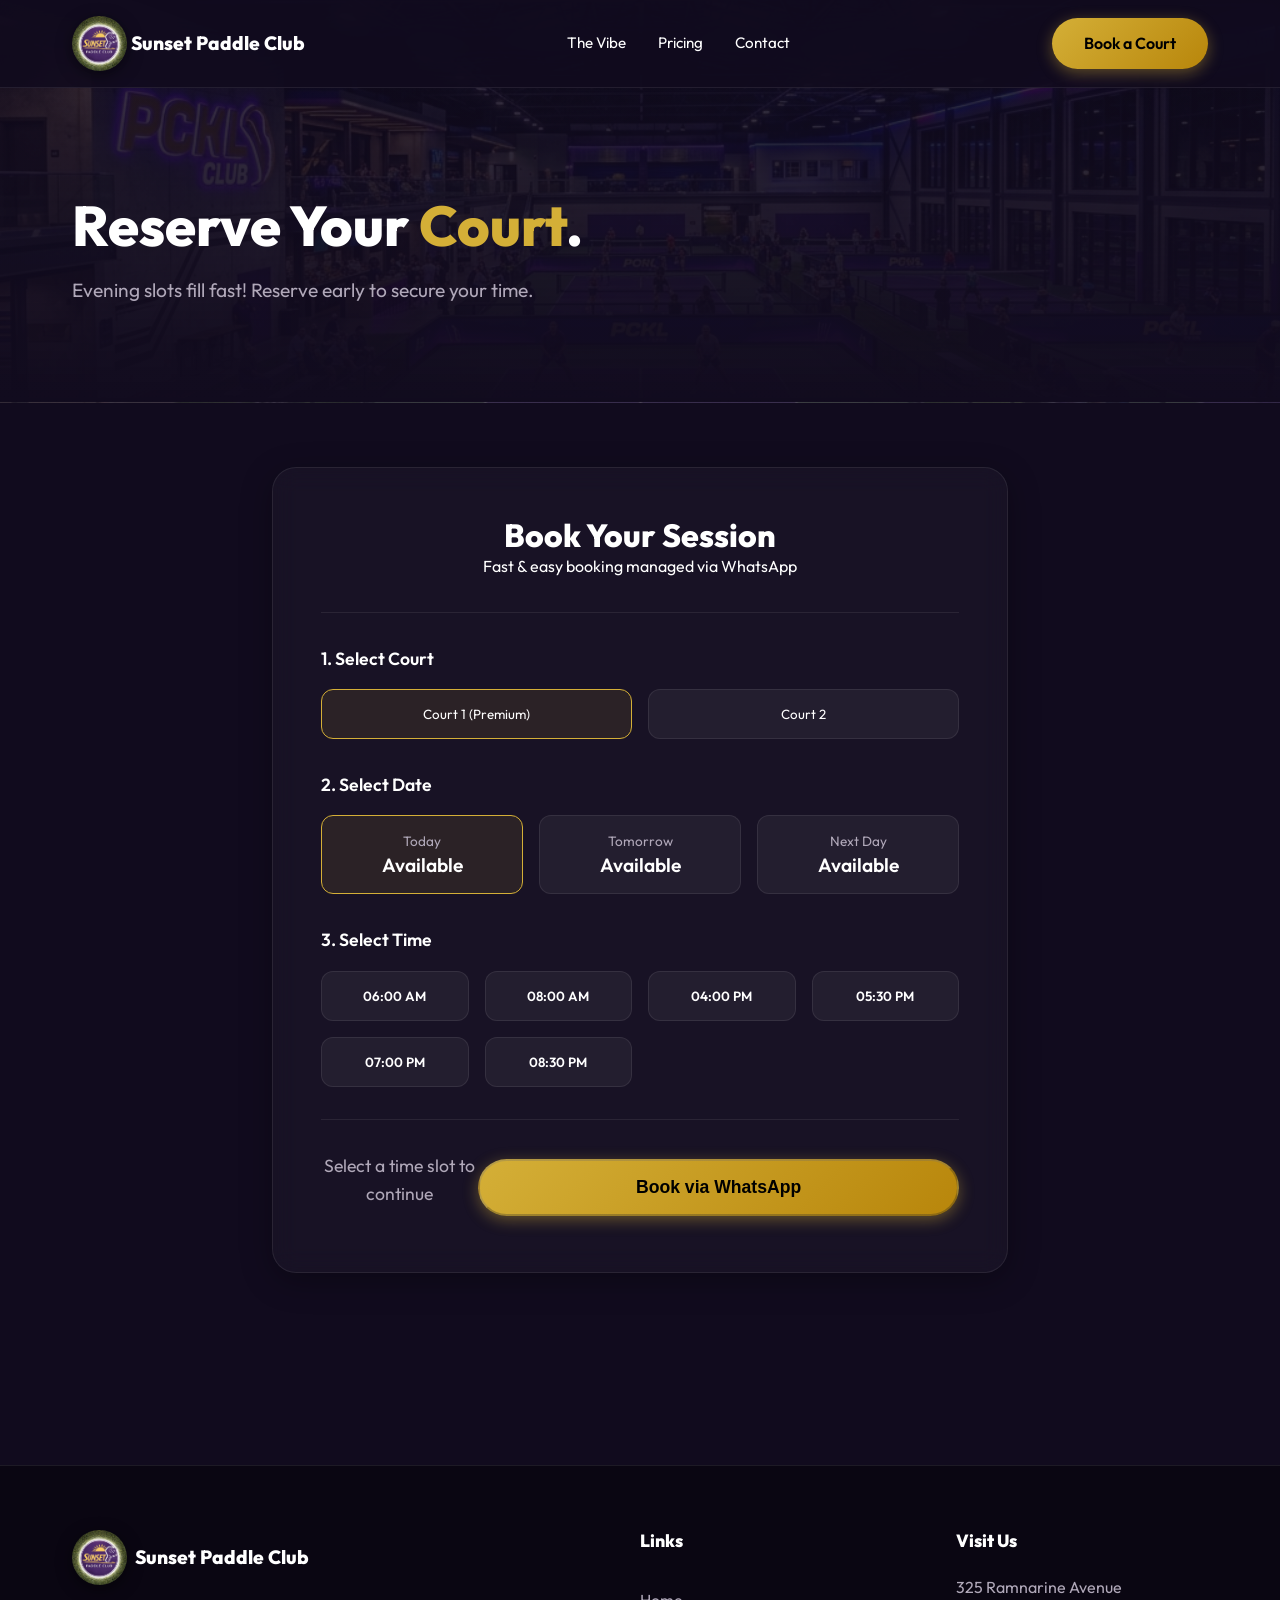
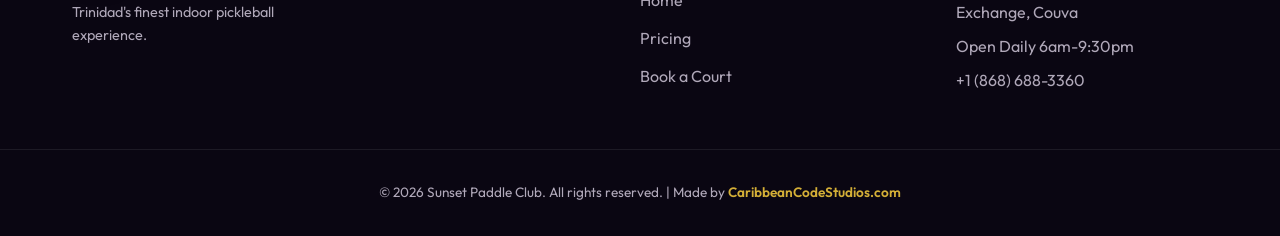
<file: book.html>
<!DOCTYPE html>
<html lang="en">
<head>
    <meta charset="UTF-8">
    <meta name="viewport" content="width=device-width, initial-scale=1.0">
    <title>Book a Court | Sunset Paddle Club</title>
    <link rel="preconnect" href="https://fonts.googleapis.com">
    <link rel="preconnect" href="https://fonts.gstatic.com" crossorigin>
    <link href="https://fonts.googleapis.com/css2?family=Outfit:wght@300;400;600;800&display=swap" rel="stylesheet">
    <link rel="stylesheet" href="styles.css">
</head>
<body>
    <nav id="navbar" class="glass-nav scrolled">
        <div class="nav-container">
            <div class="logo">
                <a href="index.html" style="text-decoration:none; display:flex; gap:4px; align-items: center;">
                    <div class="logo-img"></div>
                    <span class="logo-text">Sunset Paddle Club</span>
                </a>
            </div>
            <div class="nav-links">
                <a href="index.html">The Vibe</a>
                <a href="pricing.html">Pricing</a>
                <a href="contact.html">Contact</a>
            </div>
            <a href="book.html" class="btn btn-primary" style="color: #000;">Book a Court</a>
        </div>
    </nav>

    <div class="page-header">
        <div class="container text-center fade-up">
            <h1 class="page-title">Reserve Your <span class="text-gold">Court</span>.</h1>
            <p class="page-subtitle">Evening slots fill fast! Reserve early to secure your time.</p>
        </div>
    </div>

    <section class="section pt-0">
        <div class="container booking-container fade-up delay-1">
            <div class="glass-card booking-card">
                <div class="booking-header text-center" style="margin-bottom: 2rem;">
                    <h3>Book Your Session</h3>
                    <p class="text-muted">Fast & easy booking managed via WhatsApp</p>
                </div>
                
                <div class="booking-section">
                    <h4 class="booking-step">1. Select Court</h4>
                    <div class="options-grid">
                        <button class="option-btn active">Court 1 (Premium)</button>
                        <button class="option-btn">Court 2</button>
                    </div>
                </div>

                <div class="booking-section mt-4">
                    <h4 class="booking-step">2. Select Date</h4>
                    <div class="options-grid dates-grid">
                        <button class="option-btn active"><span>Today</span><strong>Available</strong></button>
                        <button class="option-btn"><span>Tomorrow</span><strong>Available</strong></button>
                        <button class="option-btn"><span>Next Day</span><strong>Available</strong></button>
                    </div>
                </div>

                <div class="booking-section mt-4">
                    <h4 class="booking-step">3. Select Time</h4>
                    <div class="time-slots">
                        <button class="slot-btn" data-time="06:00 AM">06:00 AM</button>
                        <button class="slot-btn" data-time="08:00 AM">08:00 AM</button>
                        <button class="slot-btn" data-time="04:00 PM">04:00 PM</button>
                        <button class="slot-btn" data-time="05:30 PM">05:30 PM</button>
                        <button class="slot-btn" data-time="07:00 PM">07:00 PM</button>
                        <button class="slot-btn" data-time="08:30 PM">08:30 PM</button>
                    </div>
                </div>

                <div class="booking-footer" style="margin-top: 2rem;">
                    <div class="selected-time-display" style="text-align: center; margin-bottom: 1rem;">
                        Select a time slot to continue
                    </div>
                    <button id="whatsapp-book-btn" class="btn btn-primary btn-large" style="width: 100%;" disabled>
                        Book via WhatsApp
                    </button>
                </div>
            </div>
        </div>
    </section>

    <footer class="footer mt-large">
        <div class="container footer-grid">
            <div class="footer-brand">
                <div class="logo">
                    <div class="logo-img"></div>
                    <span class="logo-text">Sunset Paddle Club</span>
                </div>
                <p class="footer-desc">Trinidad's finest indoor pickleball experience.</p>
            </div>
            <div class="footer-links">
                <h3>Links</h3>
                <a href="index.html">Home</a>
                <a href="pricing.html">Pricing</a>
                <a href="book.html">Book a Court</a>
            </div>
            <div class="footer-contact">
                <h3>Visit Us</h3>
                <p>325 Ramnarine Avenue<br>Exchange, Couva</p>
                <p>Open Daily 6am-9:30pm</p>
                <p>+1 (868) 688-3360</p>
            </div>
        </div>
        <div class="footer-bottom">
            <p>&copy; 2026 Sunset Paddle Club. All rights reserved. | Made by <a href="https://CaribbeanCodeStudios.com" target="_blank" style="color: var(--gold); text-decoration: none; font-weight: 600;">CaribbeanCodeStudios.com</a></p>
        </div>
    </footer>

    <script src="script.js"></script>
</body>
</html>
</file>
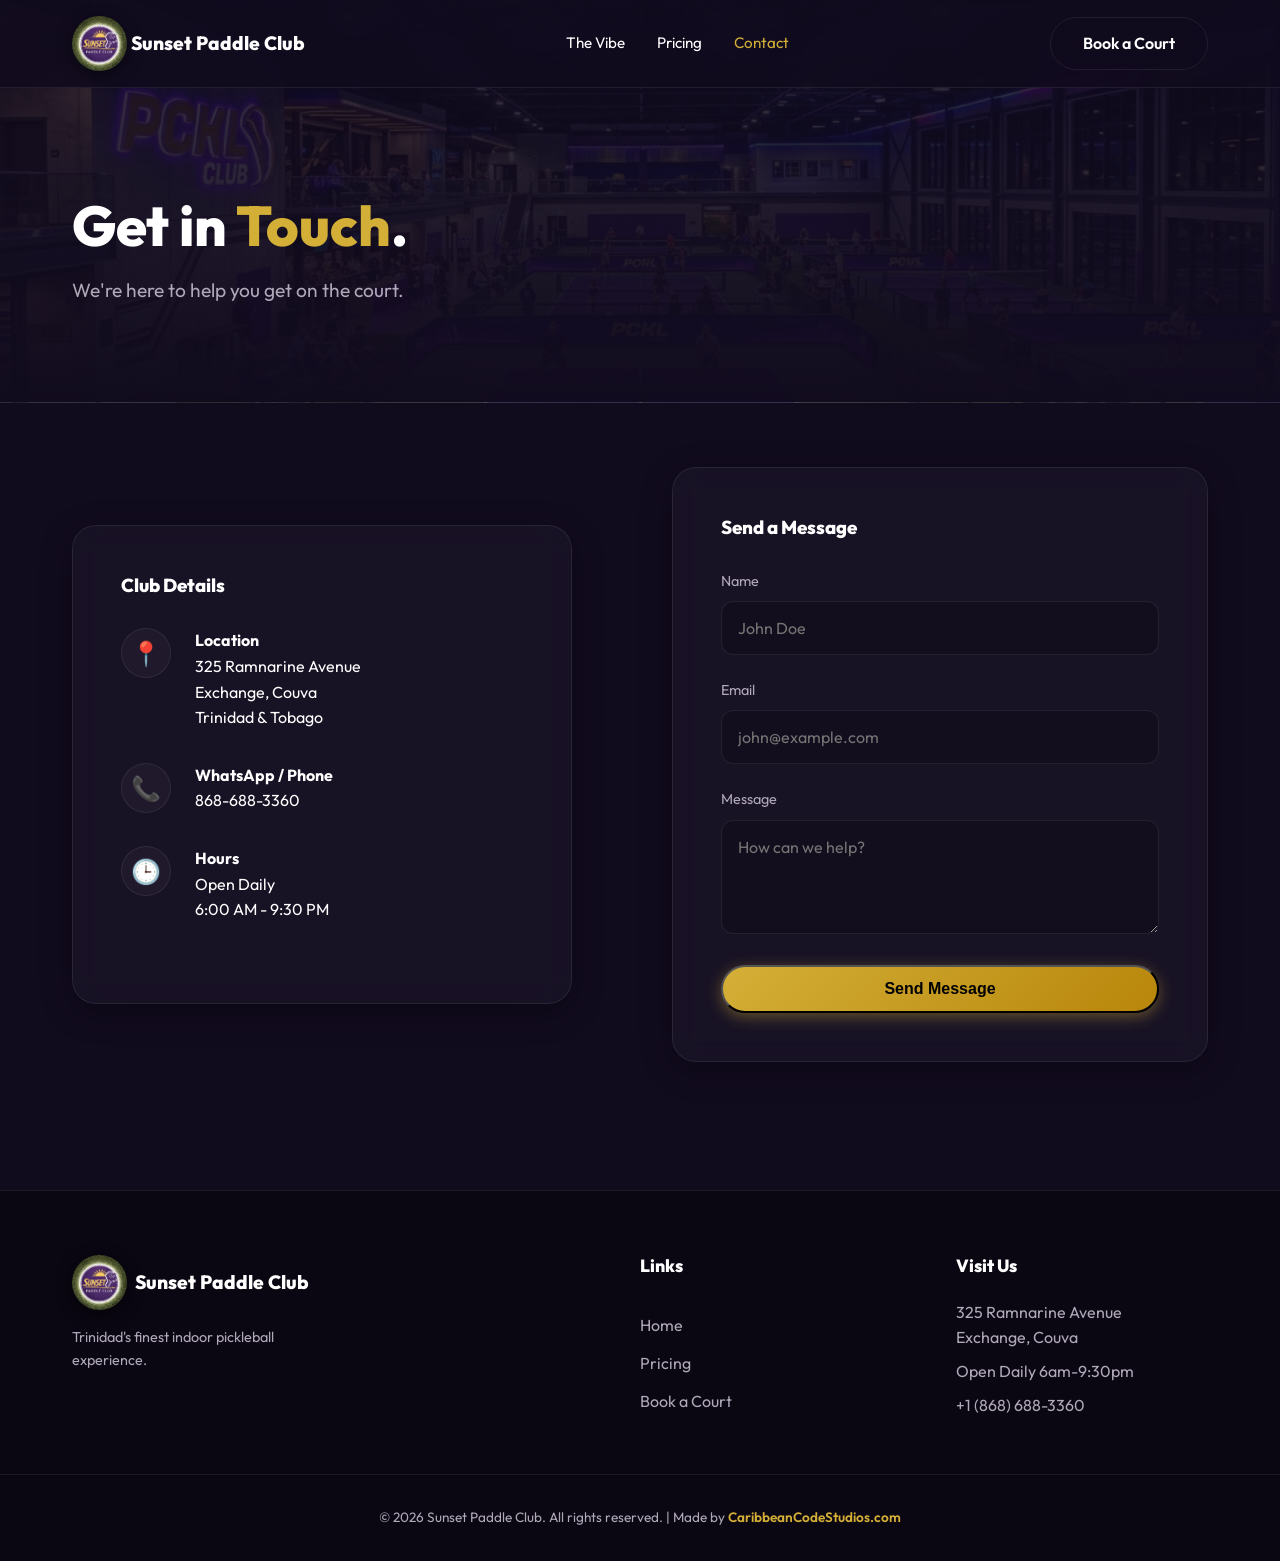
<file: contact.html>
<!DOCTYPE html>
<html lang="en">
<head>
    <meta charset="UTF-8">
    <meta name="viewport" content="width=device-width, initial-scale=1.0">
    <title>Contact Us | Sunset Paddle Club</title>
    <link rel="preconnect" href="https://fonts.googleapis.com">
    <link rel="preconnect" href="https://fonts.gstatic.com" crossorigin>
    <link href="https://fonts.googleapis.com/css2?family=Outfit:wght@300;400;600;800&display=swap" rel="stylesheet">
    <link rel="stylesheet" href="styles.css">
</head>
<body>
    <nav id="navbar" class="glass-nav scrolled">
        <div class="nav-container">
            <div class="logo">
                <a href="index.html" style="text-decoration:none; display:flex; gap:4px; align-items: center;">
                    <div class="logo-img"></div>
                    <span class="logo-text">Sunset Paddle Club</span>
                </a>
            </div>
            <div class="nav-links">
                <a href="index.html">The Vibe</a>
                <a href="pricing.html">Pricing</a>
                <a href="contact.html" style="color: var(--gold);">Contact</a>
            </div>
            <a href="book.html" class="btn btn-outline">Book a Court</a>
        </div>
    </nav>

    <div class="page-header">
        <div class="container text-center fade-up">
            <h1 class="page-title">Get in <span class="text-gold">Touch</span>.</h1>
            <p class="page-subtitle">We're here to help you get on the court.</p>
        </div>
    </div>

    <section class="section pt-0">
        <div class="container section-grid">
            <div class="content-block slide-right">
                <div class="glass-card contact-info-card">
                    <h3 class="mb-2">Club Details</h3>
                    <div class="contact-item">
                        <span class="contact-icon">📍</span>
                        <div>
                            <strong>Location</strong>
                            <p class="text-muted">325 Ramnarine Avenue<br>Exchange, Couva<br>Trinidad & Tobago</p>
                        </div>
                    </div>
                    <div class="contact-item">
                        <span class="contact-icon">📞</span>
                        <div>
                            <strong>WhatsApp / Phone</strong>
                            <p class="text-muted">868-688-3360</p>
                        </div>
                    </div>
                    <div class="contact-item">
                        <span class="contact-icon">🕒</span>
                        <div>
                            <strong>Hours</strong>
                            <p class="text-muted">Open Daily<br>6:00 AM - 9:30 PM</p>
                        </div>
                    </div>
                </div>
            </div>
            <div class="slide-left">
                <form class="glass-card contact-form" onsubmit="event.preventDefault(); alert('Message sent! (Mock)');">
                    <h3 class="mb-2">Send a Message</h3>
                    <div class="form-group">
                        <label>Name</label>
                        <input type="text" class="form-control" required placeholder="John Doe">
                    </div>
                    <div class="form-group">
                        <label>Email</label>
                        <input type="email" class="form-control" required placeholder="john@example.com">
                    </div>
                    <div class="form-group">
                        <label>Message</label>
                        <textarea class="form-control" rows="4" required placeholder="How can we help?"></textarea>
                    </div>
                    <button type="submit" class="btn btn-primary btn-full mt-1">Send Message</button>
                </form>
            </div>
        </div>
    </section>

    <footer class="footer">
        <div class="container footer-grid">
            <div class="footer-brand">
                <div class="logo">
                    <div class="logo-img"></div>
                    <span class="logo-text">Sunset Paddle Club</span>
                </div>
                <p class="footer-desc">Trinidad's finest indoor pickleball experience.</p>
            </div>
            <div class="footer-links">
                <h3>Links</h3>
                <a href="index.html">Home</a>
                <a href="pricing.html">Pricing</a>
                <a href="book.html">Book a Court</a>
            </div>
            <div class="footer-contact">
                <h3>Visit Us</h3>
                <p>325 Ramnarine Avenue<br>Exchange, Couva</p>
                <p>Open Daily 6am-9:30pm</p>
                <p>+1 (868) 688-3360</p>
            </div>
        </div>
        <div class="footer-bottom">
            <p>&copy; 2026 Sunset Paddle Club. All rights reserved. | Made by <a href="https://CaribbeanCodeStudios.com" target="_blank" style="color: var(--gold); text-decoration: none; font-weight: 600;">CaribbeanCodeStudios.com</a></p>
        </div>
    </footer>

    <script src="script.js"></script>
</body>
</html>
</file>
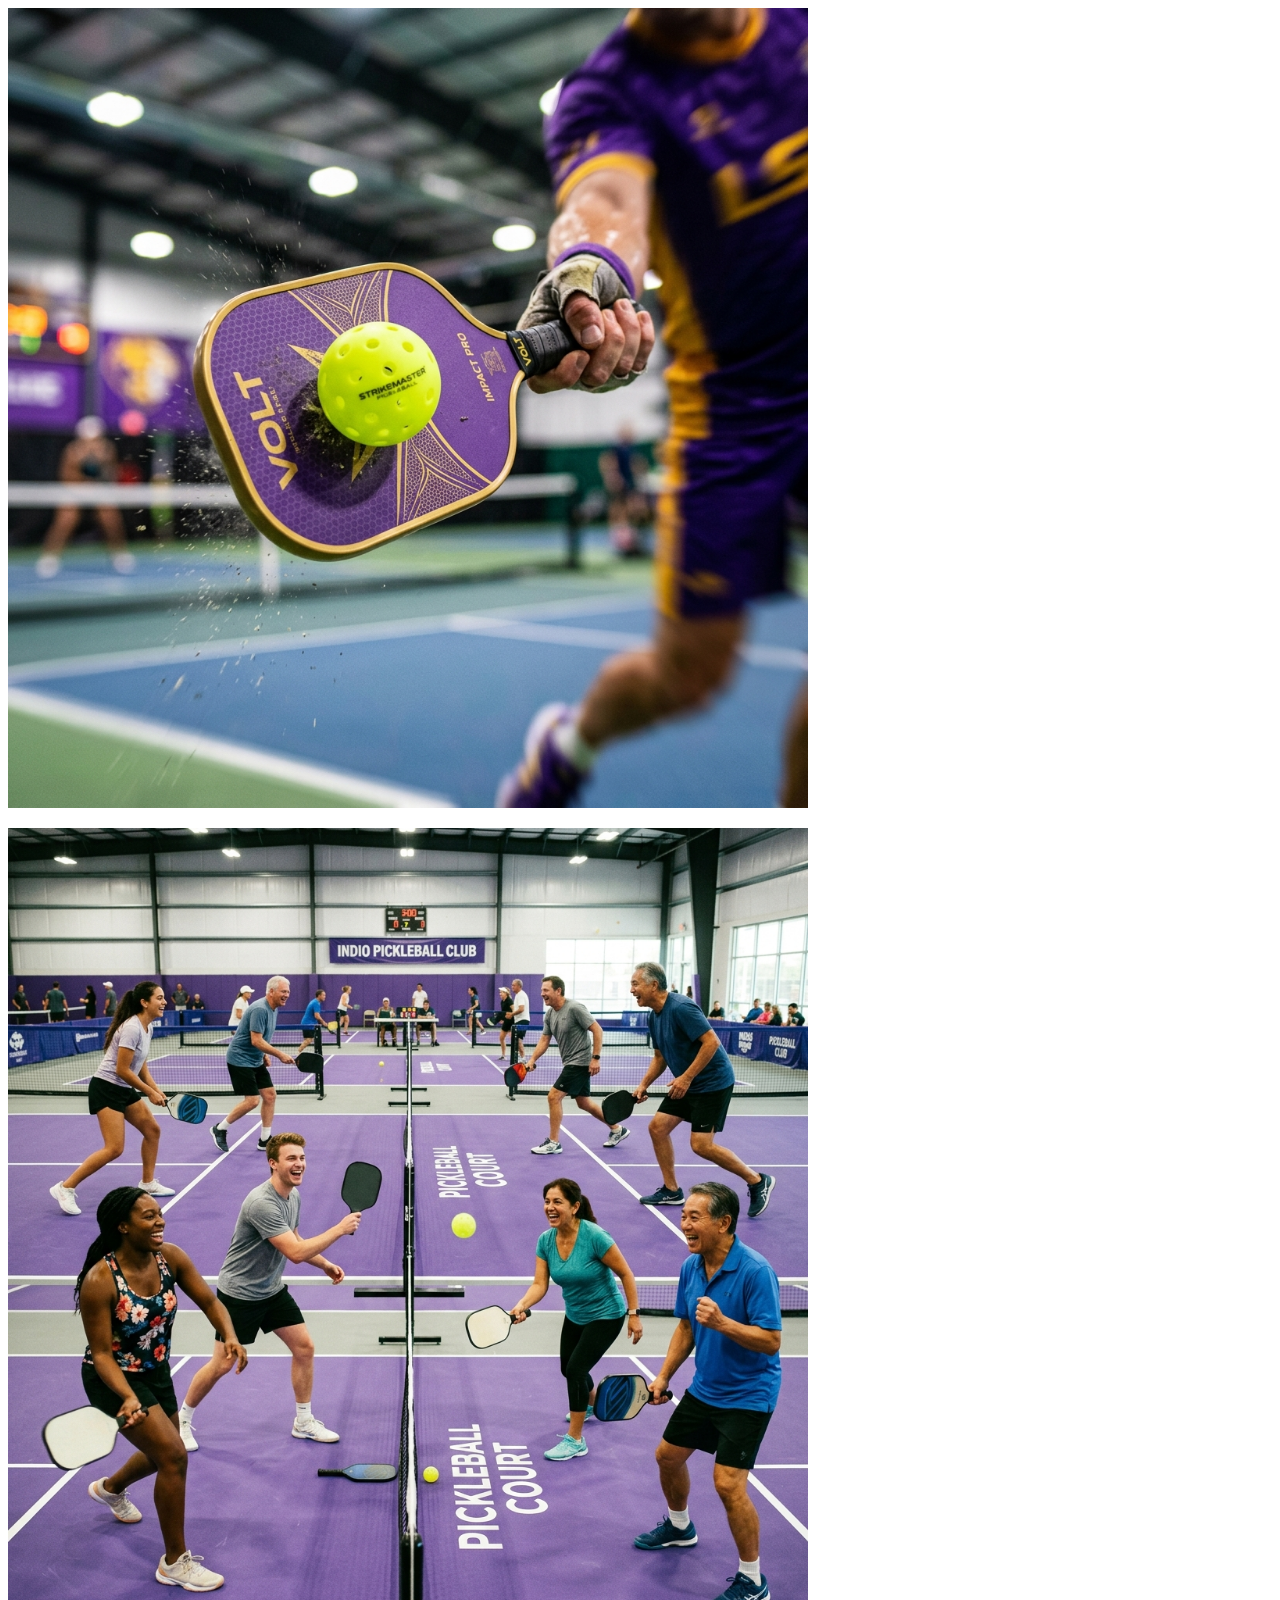
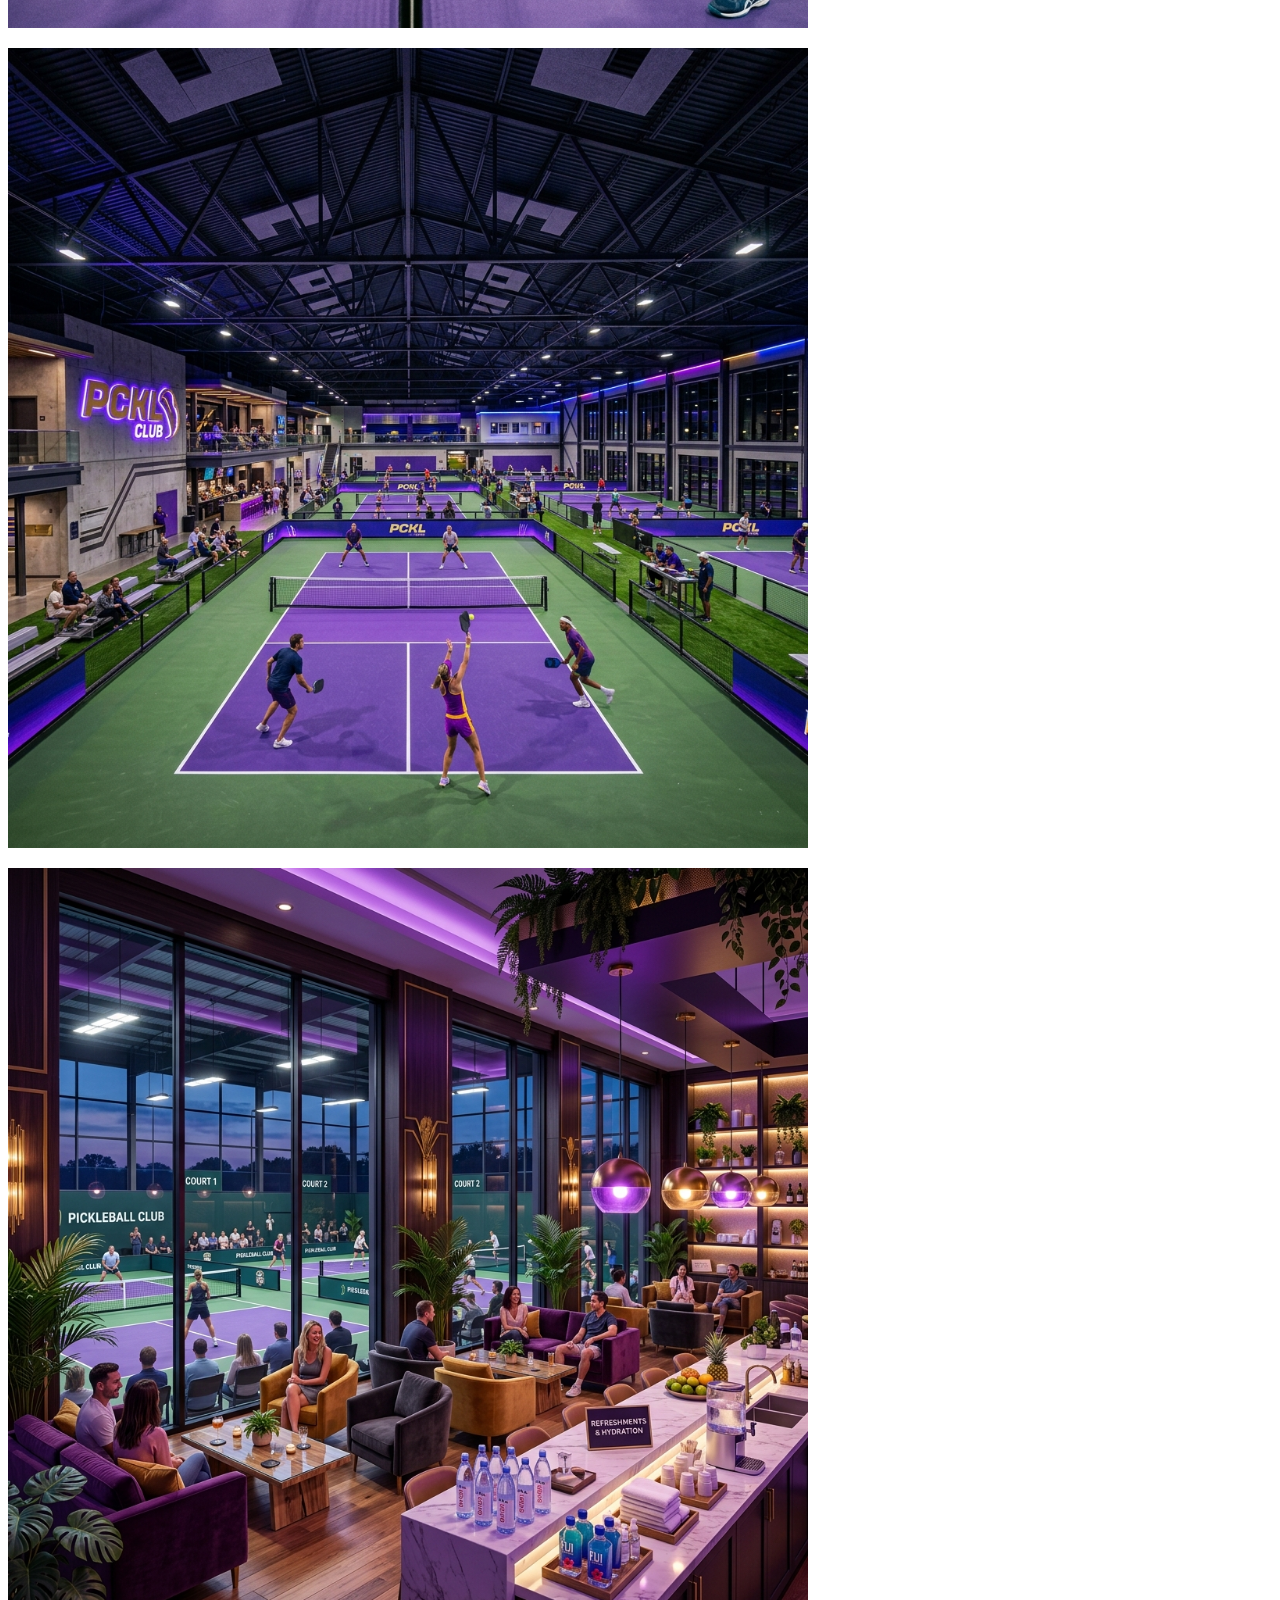
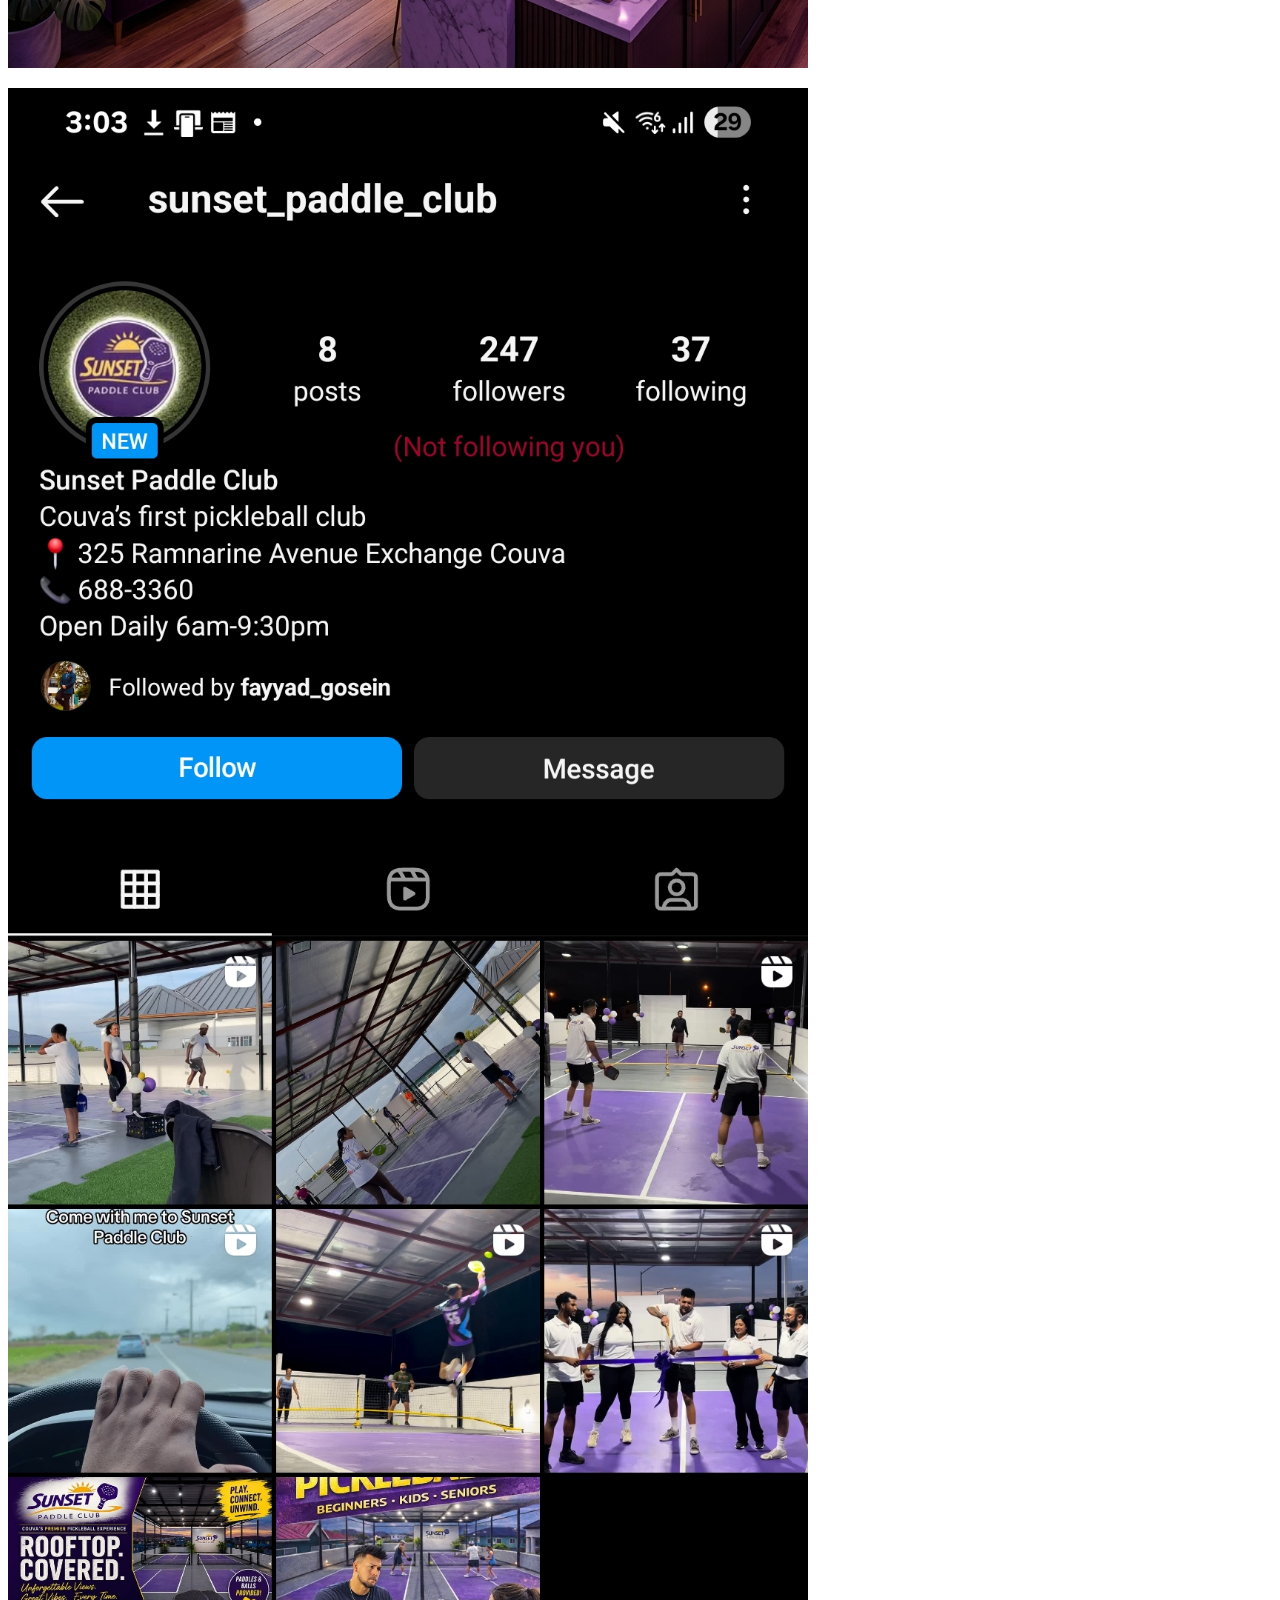
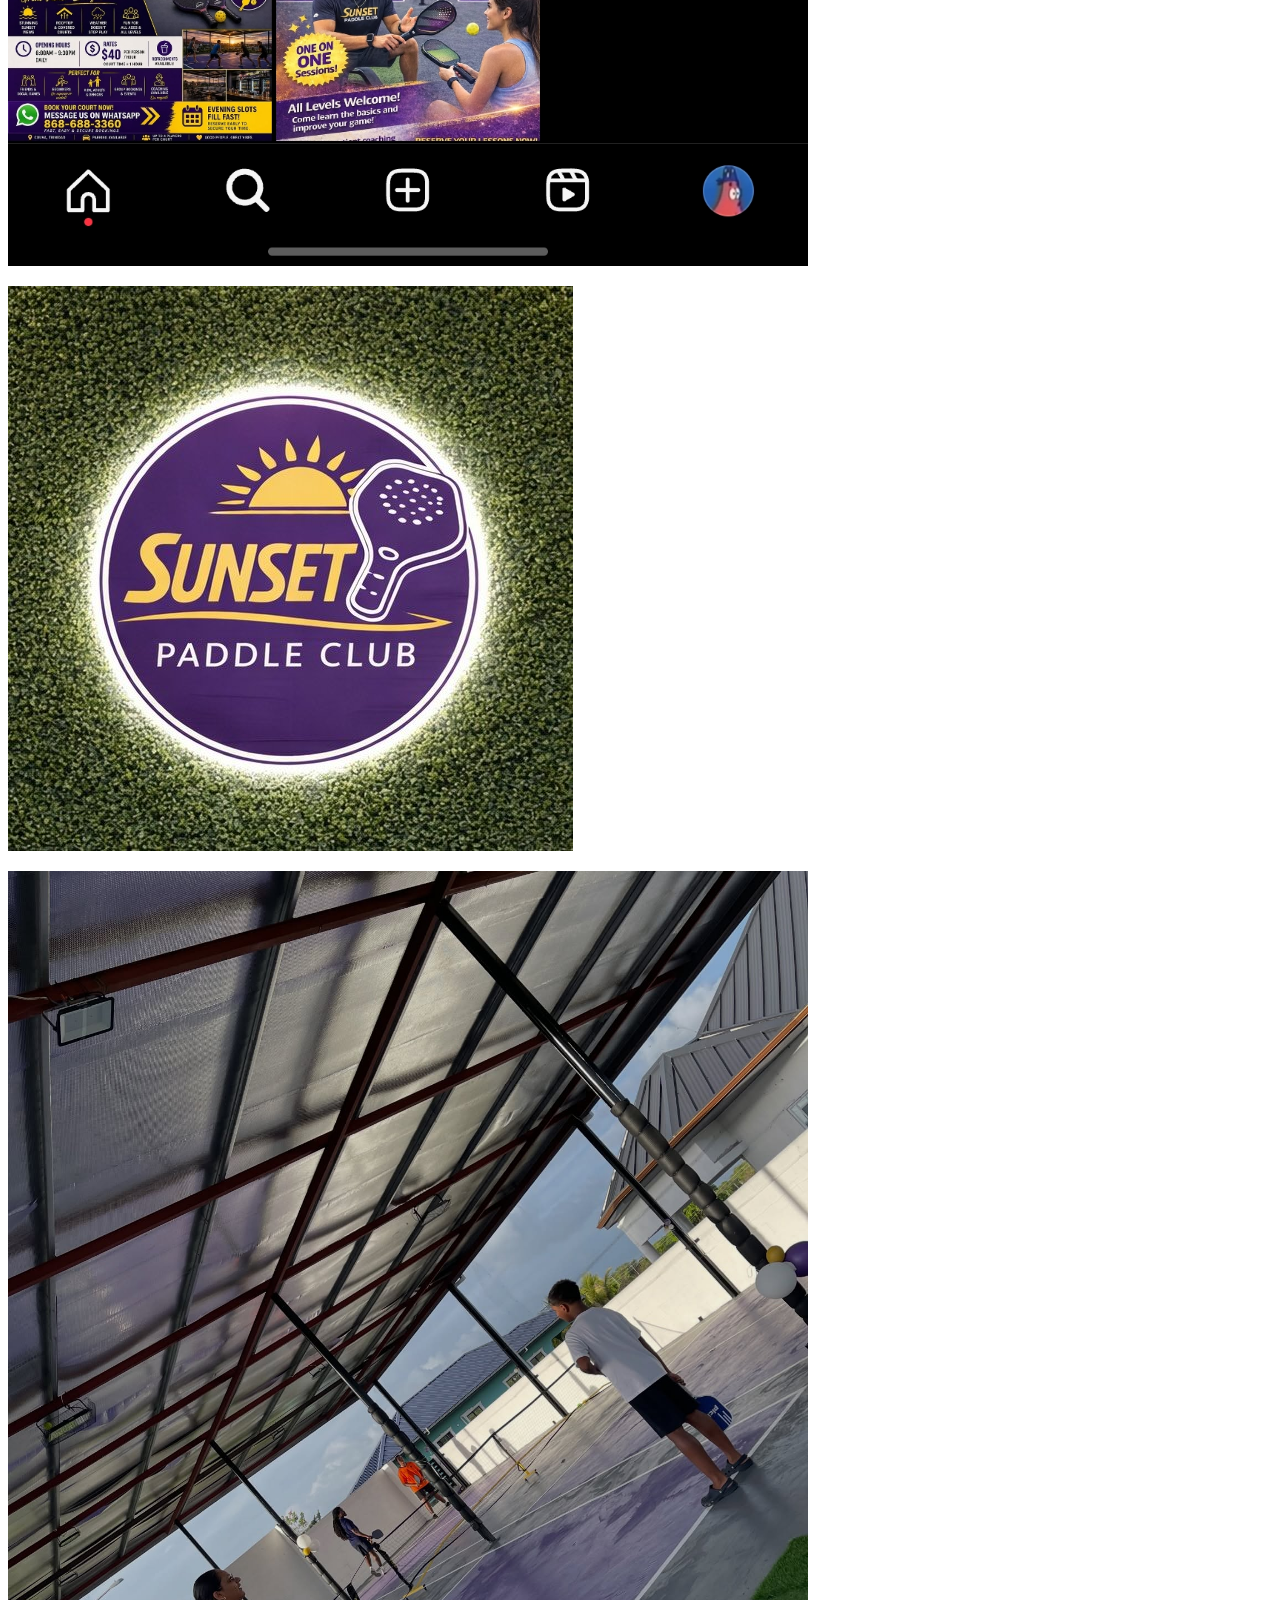
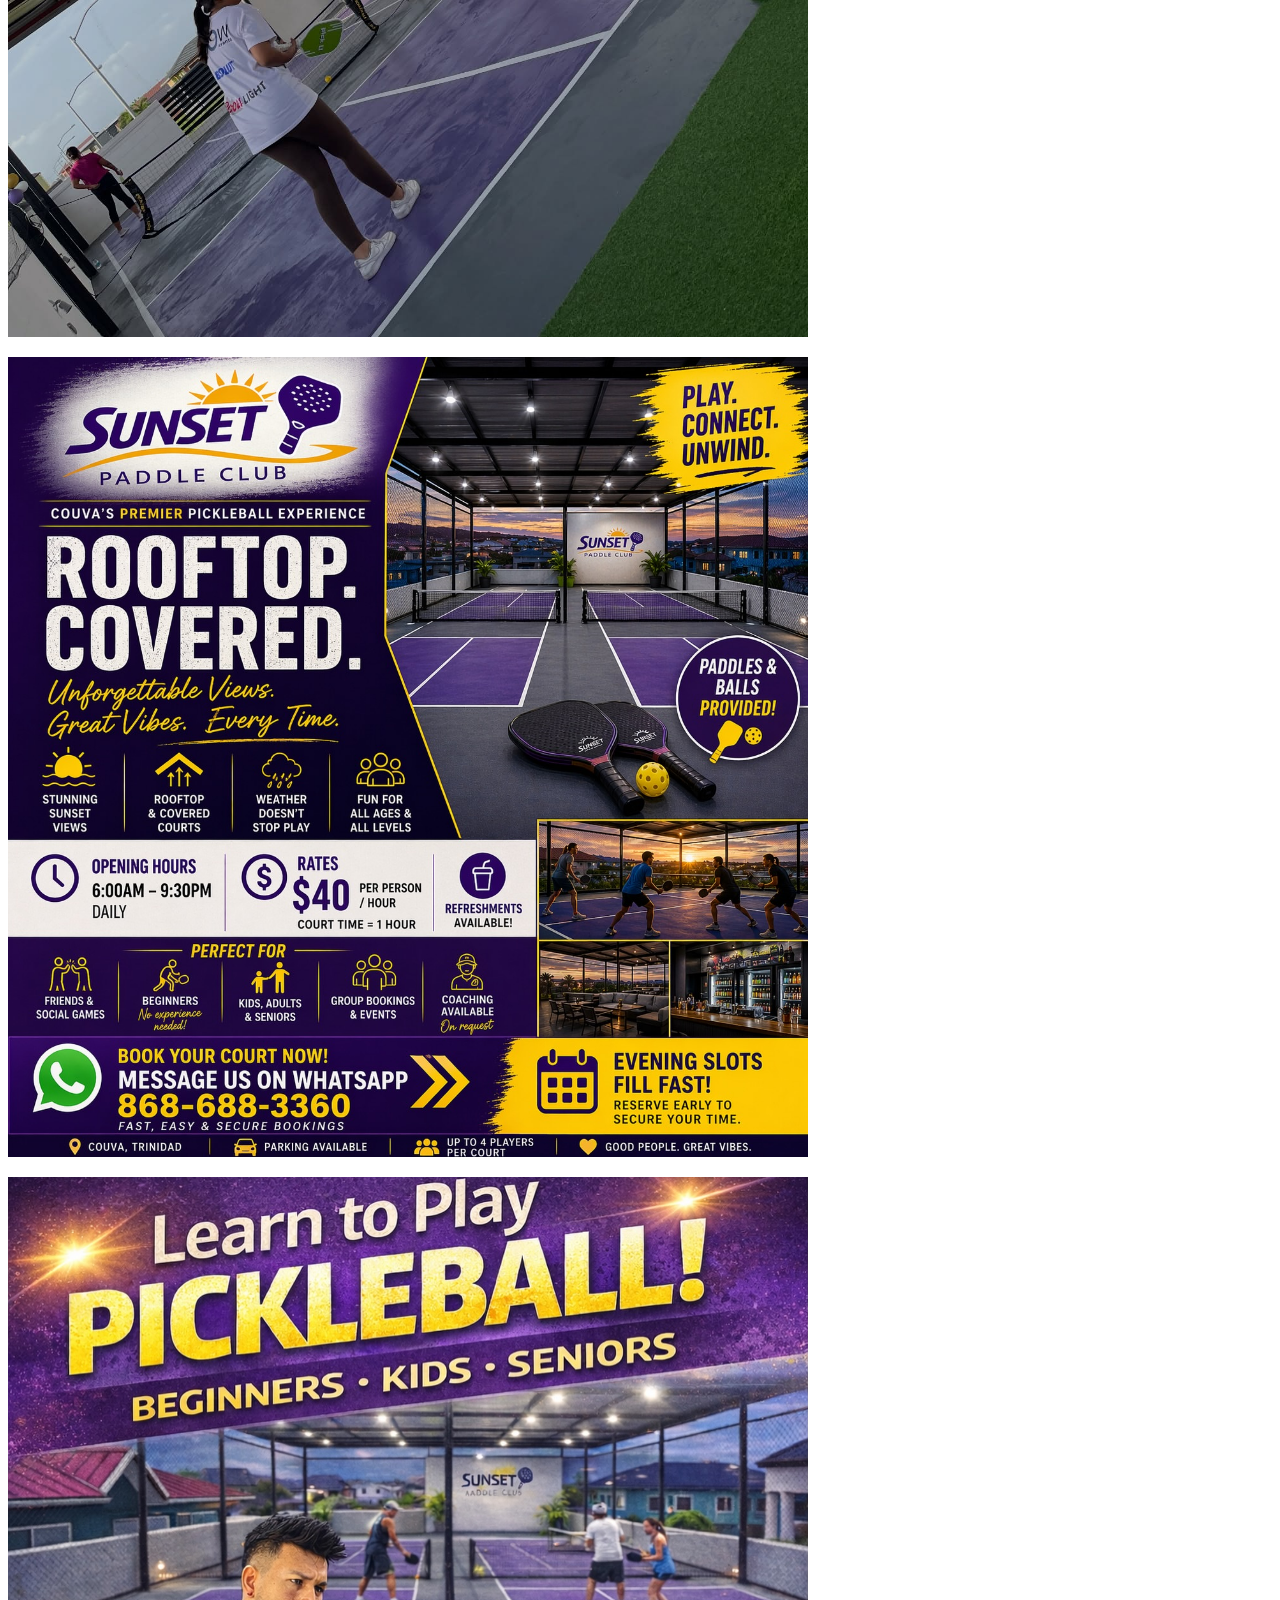
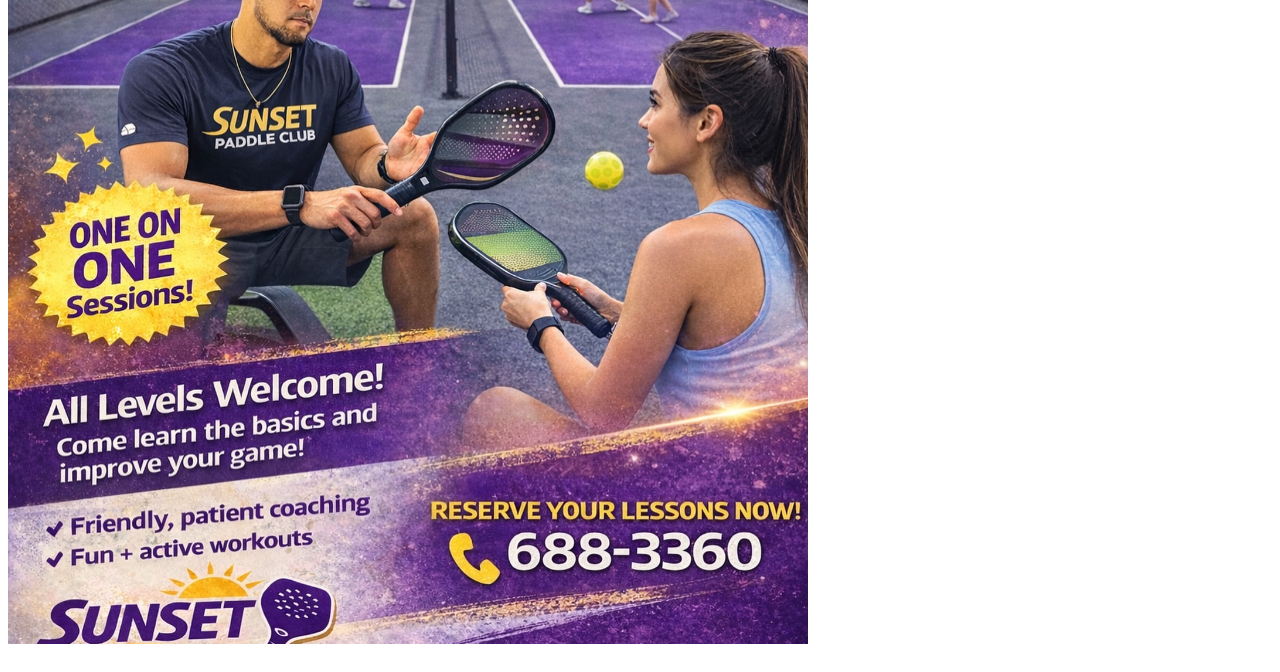
<file: gallery.html>
<html><body><img src='images/action-paddle.png' style='max-width: 800px; margin-bottom: 20px;'><br><img src='images/community-play.png' style='max-width: 800px; margin-bottom: 20px;'><br><img src='images/hero-court.png' style='max-width: 800px; margin-bottom: 20px;'><br><img src='images/lounge-area.png' style='max-width: 800px; margin-bottom: 20px;'><br><img src='images/Screenshot_20260428_150344_Instagram.jpg' style='max-width: 800px; margin-bottom: 20px;'><br><img src='images/sunset_paddle_club-20260428-0001.jpg' style='max-width: 800px; margin-bottom: 20px;'><br><img src='images/sunset_paddle_club-20260428-0002.jpg' style='max-width: 800px; margin-bottom: 20px;'><br><img src='images/sunset_paddle_club-20260428-0003.jpg' style='max-width: 800px; margin-bottom: 20px;'><br><img src='images/sunset_paddle_club-20260428-0004.jpg' style='max-width: 800px; margin-bottom: 20px;'><br></body></html>
</file>
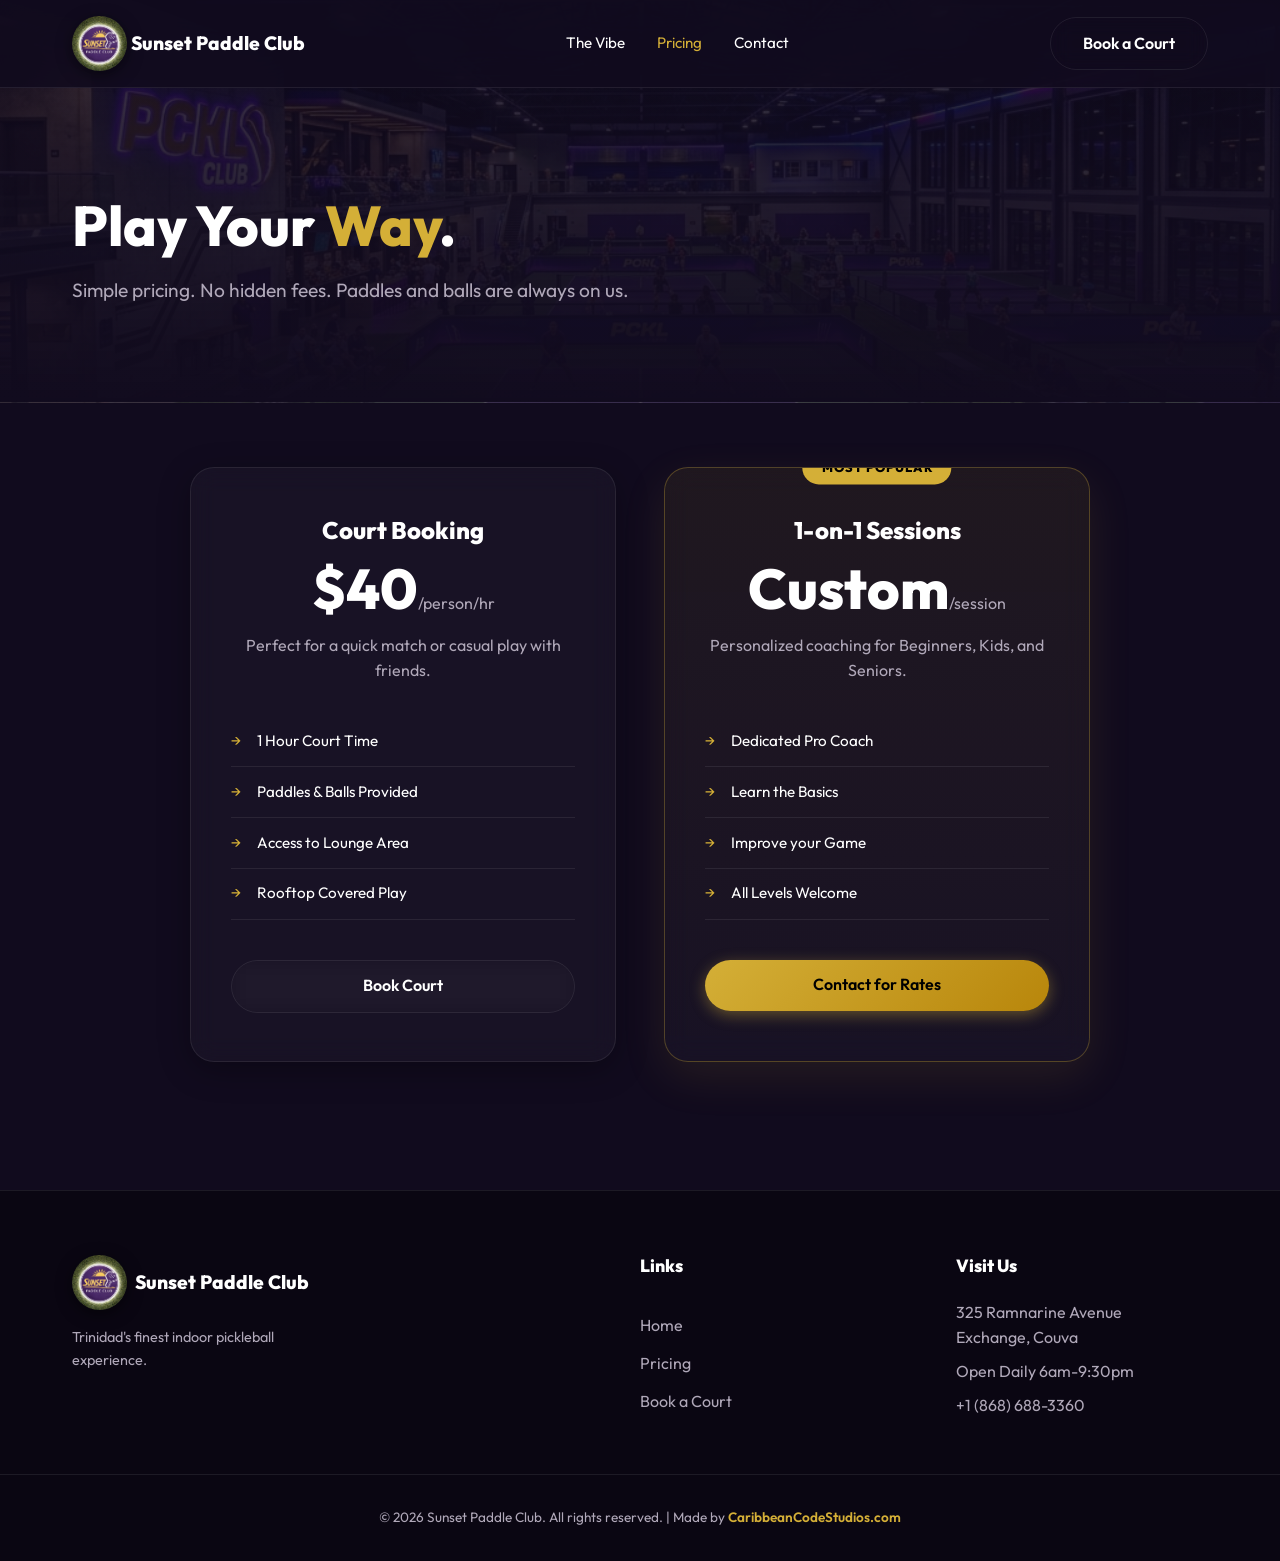
<file: pricing.html>
<!DOCTYPE html>
<html lang="en">
<head>
    <meta charset="UTF-8">
    <meta name="viewport" content="width=device-width, initial-scale=1.0">
    <title>Pricing & Memberships | Sunset Paddle Club</title>
    <link rel="preconnect" href="https://fonts.googleapis.com">
    <link rel="preconnect" href="https://fonts.gstatic.com" crossorigin>
    <link href="https://fonts.googleapis.com/css2?family=Outfit:wght@300;400;600;800&display=swap" rel="stylesheet">
    <link rel="stylesheet" href="styles.css">
</head>
<body>
    <nav id="navbar" class="glass-nav scrolled">
        <div class="nav-container">
            <div class="logo">
                <a href="index.html" style="text-decoration:none; display:flex; gap:4px; align-items: center;">
                    <div class="logo-img"></div>
                    <span class="logo-text">Sunset Paddle Club</span>
                </a>
            </div>
            <div class="nav-links">
                <a href="index.html">The Vibe</a>
                <a href="pricing.html" style="color: var(--gold);">Pricing</a>
                <a href="contact.html">Contact</a>
            </div>
            <a href="book.html" class="btn btn-outline">Book a Court</a>
        </div>
    </nav>

    <div class="page-header">
        <div class="container text-center fade-up">
            <h1 class="page-title">Play Your <span class="text-gold">Way</span>.</h1>
            <p class="page-subtitle">Simple pricing. No hidden fees. Paddles and balls are always on us.</p>
        </div>
    </div>

    <section class="section pt-0">
        <div class="container">
            <div class="pricing-grid fade-up delay-1">
                
                <div class="pricing-card glass-card">
                    <h3 class="tier-name">Court Booking</h3>
                    <div class="tier-price">$40<span class="tier-period">/person/hr</span></div>
                    <p class="tier-desc">Perfect for a quick match or casual play with friends.</p>
                    <ul class="feature-list pricing-features">
                        <li>1 Hour Court Time</li>
                        <li>Paddles & Balls Provided</li>
                        <li>Access to Lounge Area</li>
                        <li>Rooftop Covered Play</li>
                    </ul>
                    <a href="book.html" class="btn btn-outline btn-full">Book Court</a>
                </div>

                <div class="pricing-card glass-card premium-card">
                    <div class="popular-badge">Most Popular</div>
                    <h3 class="tier-name">1-on-1 Sessions</h3>
                    <div class="tier-price">Custom<span class="tier-period">/session</span></div>
                    <p class="tier-desc">Personalized coaching for Beginners, Kids, and Seniors.</p>
                    <ul class="feature-list pricing-features">
                        <li>Dedicated Pro Coach</li>
                        <li>Learn the Basics</li>
                        <li>Improve your Game</li>
                        <li>All Levels Welcome</li>
                    </ul>
                    <a href="contact.html" class="btn btn-primary btn-full">Contact for Rates</a>
                </div>

            </div>
        </div>
    </section>

    <footer class="footer">
        <div class="container footer-grid">
            <div class="footer-brand">
                <div class="logo">
                    <div class="logo-img"></div>
                    <span class="logo-text">Sunset Paddle Club</span>
                </div>
                <p class="footer-desc">Trinidad's finest indoor pickleball experience.</p>
            </div>
            <div class="footer-links">
                <h3>Links</h3>
                <a href="index.html">Home</a>
                <a href="pricing.html">Pricing</a>
                <a href="book.html">Book a Court</a>
            </div>
            <div class="footer-contact">
                <h3>Visit Us</h3>
                <p>325 Ramnarine Avenue<br>Exchange, Couva</p>
                <p>Open Daily 6am-9:30pm</p>
                <p>+1 (868) 688-3360</p>
            </div>
        </div>
        <div class="footer-bottom">
            <p>&copy; 2026 Sunset Paddle Club. All rights reserved. | Made by <a href="https://CaribbeanCodeStudios.com" target="_blank" style="color: var(--gold); text-decoration: none; font-weight: 600;">CaribbeanCodeStudios.com</a></p>
        </div>
    </footer>

    <script src="script.js"></script>
</body>
</html>
</file>
<file: styles.css>
:root {
    /* Brand Colors */
    --primary-bg: #110B1E;
    --secondary-bg: #1A0F2E;
    --gold: #D4AF37;
    --gold-glow: rgba(212, 175, 55, 0.4);
    --purple-light: #5B3C88;
    --purple-glow: rgba(91, 60, 136, 0.4);
    
    /* Text Colors */
    --text-main: #FFFFFF;
    --text-muted: #B0A8B9;
    
    /* UI Elements */
    --glass-bg: rgba(255, 255, 255, 0.03);
    --glass-border: rgba(255, 255, 255, 0.08);
    --glass-shadow: 0 8px 32px 0 rgba(0, 0, 0, 0.3);
    
    /* Typography */
    --font-main: 'Outfit', sans-serif;
}

* {
    margin: 0;
    padding: 0;
    box-sizing: border-box;
}

html {
    scroll-behavior: smooth;
    overflow-x: hidden;
}

body {
    font-family: var(--font-main);
    background-color: var(--primary-bg);
    color: var(--text-main);
    line-height: 1.6;
    overflow-x: hidden;
}

/* Utilities */
.text-gold {
    color: var(--gold);
}

.container {
    max-width: 1200px;
    margin: 0 auto;
    padding: 0 2rem;
}

.mx-auto {
    margin-left: auto;
    margin-right: auto;
}

.mt-large {
    margin-top: 4rem;
}

/* Typography */
h1, h2, h3 {
    line-height: 1.2;
    font-weight: 800;
}

/* Buttons */
.btn {
    display: inline-block;
    padding: 0.8rem 2rem;
    border-radius: 50px;
    font-weight: 600;
    text-decoration: none;
    transition: all 0.3s ease;
    cursor: pointer;
    font-size: 1rem;
}

.btn-primary {
    background: linear-gradient(135deg, var(--gold), #B8860B);
    color: #000;
    box-shadow: 0 4px 15px var(--gold-glow);
}

.btn-primary:hover {
    transform: translateY(-2px);
    box-shadow: 0 6px 20px var(--gold-glow);
}

.btn-outline {
    background: transparent;
    color: var(--text-main);
    border: 1px solid var(--glass-border);
    backdrop-filter: blur(10px);
}

.btn-outline:hover {
    background: rgba(255, 255, 255, 0.1);
    border-color: var(--gold);
}

.btn-text {
    color: var(--text-main);
    padding: 0.8rem 1rem;
}

.btn-text:hover {
    color: var(--gold);
}

.btn-large {
    padding: 1rem 3rem;
    font-size: 1.1rem;
}

/* Glassmorphism */
.glass-card {
    background: var(--glass-bg);
    border: 1px solid var(--glass-border);
    backdrop-filter: blur(12px);
    -webkit-backdrop-filter: blur(12px);
    border-radius: 24px;
    overflow: hidden;
    box-shadow: var(--glass-shadow);
}

/* Navbar */
.glass-nav {
    position: fixed;
    top: 0;
    left: 0;
    width: 100%;
    z-index: 1000;
    padding: 1.5rem 0;
    transition: all 0.4s ease;
}

.glass-nav.scrolled {
    background: rgba(17, 11, 30, 0.85);
    backdrop-filter: blur(20px);
    -webkit-backdrop-filter: blur(20px);
    border-bottom: 1px solid var(--glass-border);
    padding: 1rem 0;
}

.nav-container {
    max-width: 1200px;
    margin: 0 auto;
    padding: 0 2rem;
    display: flex;
    justify-content: space-between;
    align-items: center;
}

.logo a, .logo {
    display: flex;
    align-items: center;
    gap: 8px;
    text-decoration: none;
    white-space: nowrap;
}

.logo-text {
    font-weight: 800;
    font-size: 1.2rem;
    color: var(--text-main);
    white-space: nowrap;
}

.logo-img {
    width: 55px;
    height: 55px;
    border-radius: 50%;
    background-image: url('images/logo.png');
    background-position: center;
    background-size: cover;
    flex-shrink: 0;
    box-shadow: 0 4px 15px rgba(0,0,0,0.5);
}

.nav-links {
    display: flex;
    gap: 2rem;
}

.nav-links a {
    color: var(--text-main);
    text-decoration: none;
    font-weight: 400;
    font-size: 0.95rem;
    transition: color 0.3s;
}

.nav-links a:hover {
    color: var(--gold);
}

/* Hero Section */
.hero {
    position: relative;
    height: 100vh;
    display: flex;
    align-items: center;
    justify-content: center;
    overflow: hidden;
}

.hero-video {
    position: absolute;
    top: 50%;
    left: 50%;
    min-width: 100%;
    min-height: 100%;
    width: auto;
    height: auto;
    transform: translateX(-50%) translateY(-50%);
    z-index: 1;
    object-fit: cover;
}

.hero-overlay {
    position: absolute;
    top: 0;
    left: 0;
    width: 100%;
    height: 100%;
    background: linear-gradient(180deg, rgba(17,11,30,0.3) 0%, rgba(17,11,30,0.9) 100%);
    z-index: 2;
}

.hero-content {
    position: relative;
    z-index: 3;
    text-align: center;
    max-width: 800px;
    padding: 0 2rem;
}

.hero-title {
    font-size: 4.5rem;
    margin-bottom: 1.5rem;
    text-shadow: 0 10px 30px rgba(0,0,0,0.5);
}

.hero-subtitle {
    font-size: 1.2rem;
    color: var(--text-muted);
    margin-bottom: 2.5rem;
    font-weight: 300;
}

.hero-actions {
    display: flex;
    gap: 1rem;
    justify-content: center;
    align-items: center;
}

.scroll-indicator {
    position: absolute;
    bottom: 2rem;
    left: 50%;
    transform: translateX(-50%);
    z-index: 3;
    animation: bounce 2s infinite;
}

.mouse {
    width: 30px;
    height: 50px;
    border: 2px solid var(--text-muted);
    border-radius: 20px;
    position: relative;
}

.mouse::before {
    content: '';
    position: absolute;
    top: 10px;
    left: 50%;
    transform: translateX(-50%);
    width: 4px;
    height: 8px;
    background: var(--gold);
    border-radius: 2px;
}

/* Sections */
.section {
    padding: 8rem 0;
    position: relative;
}

.section-dark {
    background-color: var(--secondary-bg);
}

.section-grid {
    display: grid;
    grid-template-columns: 1fr 1fr;
    gap: 4rem;
    align-items: center;
}

.section-grid.reverse {
    direction: rtl;
}

.section-grid.reverse > * {
    direction: ltr;
}

.content-block {
    max-width: 500px;
}

.center-content {
    text-align: center;
    max-width: 700px;
}

.section-tag {
    color: var(--gold);
    text-transform: uppercase;
    letter-spacing: 2px;
    font-size: 0.85rem;
    font-weight: 600;
    margin-bottom: 1rem;
    display: inline-block;
    padding: 0.3rem 1rem;
    border-radius: 20px;
    background: var(--glass-bg);
    border: 1px solid var(--glass-border);
}

.section-title {
    font-size: 3rem;
    margin-bottom: 1.5rem;
}

.section-text {
    color: var(--text-muted);
    font-size: 1.1rem;
    margin-bottom: 2rem;
}

/* Image Blocks */
.image-block {
    position: relative;
    padding: 1rem;
}

.image-block img {
    width: 100%;
    height: auto;
    border-radius: 16px;
    display: block;
    box-shadow: 0 10px 40px rgba(0,0,0,0.4);
    transition: transform 0.5s ease;
}

.image-block:hover img {
    transform: scale(1.02);
}

.full-width-image {
    margin-left: 2rem;
    margin-right: 2rem;
    padding: 1rem;
    max-height: 600px;
}

.full-width-image img {
    width: 100%;
    height: 100%;
    object-fit: cover;
    border-radius: 16px;
}

/* Features & Stats */
.feature-list {
    list-style: none;
}

.feature-list li {
    padding: 1rem 0;
    border-bottom: 1px solid var(--glass-border);
    color: var(--text-main);
    display: flex;
    align-items: center;
    gap: 1rem;
}

.feature-list li::before {
    content: '→';
    color: var(--gold);
}

.stats-grid {
    display: grid;
    grid-template-columns: repeat(3, 1fr);
    gap: 1.5rem;
    margin-top: 3rem;
}

.stat-item {
    display: flex;
    flex-direction: column;
    padding: 1.5rem;
    background: var(--glass-bg);
    border: 1px solid var(--glass-border);
    border-radius: 16px;
    text-align: center;
}

.stat-number {
    font-size: 2.5rem;
    font-weight: 800;
    color: var(--gold);
    line-height: 1;
    margin-bottom: 0.5rem;
}

.stat-label {
    font-size: 0.85rem;
    color: var(--text-muted);
    text-transform: uppercase;
    letter-spacing: 1px;
}

/* CTA Section */
.cta-section {
    padding: 6rem 0;
    background: linear-gradient(0deg, var(--primary-bg) 0%, var(--secondary-bg) 100%);
}

.cta-card {
    text-align: center;
    padding: 4rem 2rem;
    position: relative;
    overflow: hidden;
}

.cta-card::before {
    content: '';
    position: absolute;
    top: -50%;
    left: -50%;
    width: 200%;
    height: 200%;
    background: radial-gradient(circle at center, var(--purple-glow) 0%, transparent 50%);
    z-index: 0;
    pointer-events: none;
}

.cta-card > * {
    position: relative;
    z-index: 1;
}

.cta-card h2 {
    font-size: 2.5rem;
    margin-bottom: 1rem;
}

.cta-card p {
    color: var(--text-muted);
    margin-bottom: 2rem;
    font-size: 1.1rem;
}

/* Footer */
.footer {
    border-top: 1px solid var(--glass-border);
    padding: 4rem 0 2rem;
    background-color: #0A0612;
}

.footer-grid {
    display: grid;
    grid-template-columns: 2fr 1fr 1fr;
    gap: 4rem;
    margin-bottom: 3rem;
}

.footer-desc {
    color: var(--text-muted);
    margin-top: 1rem;
    font-size: 0.9rem;
    max-width: 250px;
}

.footer h3 {
    font-size: 1.1rem;
    margin-bottom: 1.5rem;
    color: var(--text-main);
}

.footer-links {
    display: flex;
    flex-direction: column;
    gap: 0.8rem;
}

.footer-links a {
    color: var(--text-muted);
    text-decoration: none;
    transition: color 0.3s;
}

.footer-links a:hover {
    color: var(--gold);
}

.footer-contact p {
    color: var(--text-muted);
    margin-bottom: 0.5rem;
}

.footer-bottom {
    text-align: center;
    padding-top: 2rem;
    border-top: 1px solid var(--glass-border);
    color: var(--text-muted);
    font-size: 0.85rem;
}

/* Animations */
@keyframes bounce {
    0%, 20%, 50%, 80%, 100% { transform: translateY(0); }
    40% { transform: translateY(-10px); }
    60% { transform: translateY(-5px); }
}

.animate-on-load {
    animation: fadeUp 1s cubic-bezier(0.16, 1, 0.3, 1) forwards;
}

@keyframes fadeUp {
    from {
        opacity: 0;
        transform: translateY(30px);
    }
    to {
        opacity: 1;
        transform: translateY(0);
    }
}

/* Scroll Animations */
.fade-up, .slide-left, .slide-right {
    opacity: 0;
    transition: opacity 0.8s ease-out, transform 0.8s cubic-bezier(0.16, 1, 0.3, 1);
}

.fade-up {
    transform: translateY(40px);
}

.slide-left {
    transform: translateX(-40px);
}

.slide-right {
    transform: translateX(40px);
}

.is-visible {
    opacity: 1;
    transform: translate(0);
}

.delay-1 { transition-delay: 0.2s; }
.delay-2 { transition-delay: 0.4s; }

/* Page Headers (Subpages) */
.page-header {
    padding: 12rem 0 6rem;
    background: linear-gradient(180deg, rgba(17,11,30,0.8) 0%, var(--primary-bg) 100%), url('images/hero-court.png');
    background-size: cover;
    background-position: center;
    border-bottom: 1px solid var(--glass-border);
}

.page-title {
    font-size: 3.5rem;
    margin-bottom: 1rem;
}

.page-subtitle {
    font-size: 1.2rem;
    color: var(--text-muted);
}

.pt-0 {
    padding-top: 4rem;
}

.mb-2 {
    margin-bottom: 2rem;
}

.mt-1 {
    margin-top: 1rem;
}

/* Pricing Grid */
.pricing-grid {
    display: grid;
    grid-template-columns: repeat(auto-fit, minmax(350px, 1fr));
    gap: 3rem;
    justify-content: center;
    max-width: 900px;
    margin: 0 auto;
}

.pricing-card {
    padding: 3rem 2.5rem;
    text-align: center;
    position: relative;
    transition: transform 0.4s ease;
}

.pricing-card:hover {
    transform: translateY(-10px);
}

.premium-card {
    background: linear-gradient(180deg, rgba(212, 175, 55, 0.08) 0%, var(--glass-bg) 100%);
    border-color: rgba(212, 175, 55, 0.3);
    box-shadow: 0 15px 45px rgba(212, 175, 55, 0.1);
}

.popular-badge {
    position: absolute;
    top: 0;
    left: 50%;
    transform: translate(-50%, -50%);
    background: var(--gold);
    color: #000;
    padding: 0.4rem 1.2rem;
    border-radius: 20px;
    font-size: 0.8rem;
    font-weight: 800;
    text-transform: uppercase;
    letter-spacing: 1px;
}

.tier-name {
    font-size: 1.5rem;
    margin-bottom: 1rem;
}

.tier-price {
    font-size: 3.5rem;
    font-weight: 800;
    color: var(--text-main);
    line-height: 1;
    margin-bottom: 1rem;
}

.tier-period {
    font-size: 1rem;
    color: var(--text-muted);
    font-weight: 400;
}

.tier-desc {
    color: var(--text-muted);
    margin-bottom: 2rem;
    min-height: 48px;
}

.pricing-features {
    text-align: left;
    margin-bottom: 2.5rem;
}

.pricing-features li {
    padding: 0.8rem 0;
    font-size: 0.95rem;
}

.btn-full {
    display: block;
    width: 100%;
}

/* Booking Interface */
.booking-container {
    max-width: 800px;
}

.booking-card {
    padding: 3rem;
}

.booking-header {
    text-align: center;
    margin-bottom: 3rem;
    padding-bottom: 2rem;
    border-bottom: 1px solid var(--glass-border);
}

.booking-header h3 {
    font-size: 2rem;
}

.booking-section {
    margin-bottom: 2rem;
}

.booking-step {
    font-size: 1.1rem;
    color: var(--text-main);
    margin-bottom: 1rem;
    font-weight: 600;
}

.options-grid {
    display: grid;
    grid-template-columns: 1fr 1fr;
    gap: 1rem;
}

.dates-grid {
    grid-template-columns: repeat(3, 1fr);
}

.option-btn {
    background: rgba(255, 255, 255, 0.05);
    border: 1px solid var(--glass-border);
    border-radius: 12px;
    padding: 1rem;
    color: var(--text-main);
    font-family: var(--font-main);
    cursor: pointer;
    transition: all 0.3s ease;
    display: flex;
    flex-direction: column;
    align-items: center;
    justify-content: center;
}

.option-btn span {
    font-size: 0.85rem;
    color: var(--text-muted);
}

.option-btn strong {
    font-size: 1.2rem;
    margin-top: 0.2rem;
    font-weight: 600;
}

.option-btn:hover, .option-btn.active {
    background: rgba(212, 175, 55, 0.1);
    border-color: var(--gold);
}

.time-slots {
    display: grid;
    grid-template-columns: repeat(auto-fill, minmax(120px, 1fr));
    gap: 1rem;
}

.slot-btn {
    background: rgba(255, 255, 255, 0.05);
    border: 1px solid var(--glass-border);
    color: var(--text-main);
    padding: 1rem;
    border-radius: 12px;
    font-family: var(--font-main);
    font-weight: 600;
    cursor: pointer;
    transition: all 0.2s ease;
}

.slot-btn:hover {
    background: rgba(255, 255, 255, 0.1);
}

.slot-btn.selected {
    background: var(--gold);
    color: #000;
    border-color: var(--gold);
}

.booking-footer {
    display: flex;
    justify-content: space-between;
    align-items: center;
    border-top: 1px solid var(--glass-border);
    padding-top: 2rem;
}

.selected-time-display {
    font-size: 1.1rem;
    color: var(--text-muted);
}

.selected-time-display.active {
    color: var(--text-main);
    font-weight: 600;
}

/* Contact Page */
.contact-item {
    display: flex;
    gap: 1.5rem;
    margin-bottom: 2rem;
}

.contact-icon {
    font-size: 1.5rem;
    background: var(--glass-bg);
    border: 1px solid var(--glass-border);
    width: 50px;
    height: 50px;
    display: flex;
    align-items: center;
    justify-content: center;
    border-radius: 50%;
}

.contact-info-card {
    padding: 3rem;
}

.contact-form {
    padding: 3rem;
}

.form-group {
    margin-bottom: 1.5rem;
}

.form-group label {
    display: block;
    margin-bottom: 0.5rem;
    color: var(--text-muted);
    font-size: 0.9rem;
}

.form-control {
    width: 100%;
    padding: 1rem;
    background: rgba(0, 0, 0, 0.2);
    border: 1px solid var(--glass-border);
    border-radius: 12px;
    color: var(--text-main);
    font-family: var(--font-main);
    font-size: 1rem;
    transition: border-color 0.3s;
}

.form-control:focus {
    outline: none;
    border-color: var(--gold);
}

/* Responsive Design */
@media (max-width: 992px) {
    .section-grid {
        grid-template-columns: 1fr;
        gap: 3rem;
    }
    
    .section-grid.reverse > .content-block {
        order: 2;
    }
    .section-grid.reverse > .image-block {
        order: 1;
    }

    .hero-title {
        font-size: 3.5rem;
    }
    
    .footer-grid {
        grid-template-columns: 1fr 1fr;
    }
}

@media (max-width: 768px) {
    .container, .nav-container {
        padding: 0 1rem;
    }
    
    .pricing-grid {
        grid-template-columns: 1fr;
    }
    
    .nav-links {
        display: none; /* simple hidden for mobile mock */
    }
    
    .nav-container .btn {
        padding: 0.5rem 1rem;
        font-size: 0.85rem;
    }

    .logo-text {
        font-size: 1rem;
    }

    .logo-img {
        width: 40px;
        height: 40px;
    }
    
    .booking-card {
        padding: 1.5rem;
    }
    
    .options-grid {
        grid-template-columns: 1fr;
    }
    
    .dates-grid {
        grid-template-columns: repeat(3, 1fr);
        gap: 0.5rem;
    }
    
    .option-btn {
        padding: 0.8rem 0.2rem;
    }
    
    .option-btn strong {
        font-size: 0.95rem;
    }
    
    .time-slots {
        grid-template-columns: repeat(2, 1fr);
        gap: 0.8rem;
    }
    
    .slot-btn {
        padding: 0.8rem;
    }
    
    .hero-title {
        font-size: 2.8rem;
    }
    
    .section-title {
        font-size: 2.2rem;
    }
    
    .stats-grid {
        grid-template-columns: 1fr;
    }
    
    .footer-grid {
        grid-template-columns: 1fr;
        gap: 2rem;
    }
    
    .full-width-image {
        margin-left: 0;
        margin-right: 0;
    }
}
</file>
